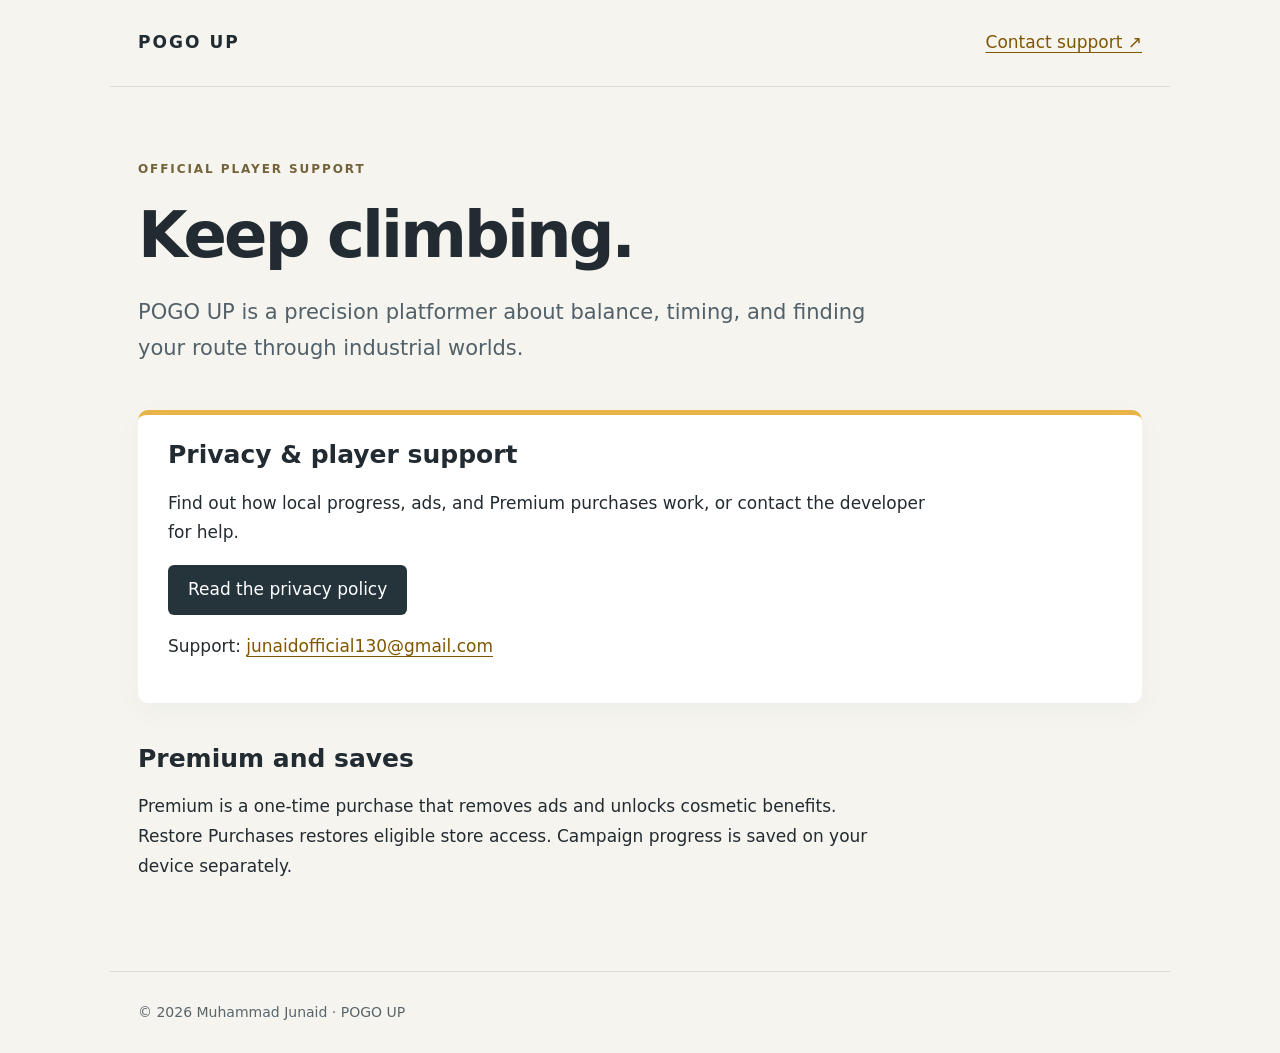
<file: index.html>
<!doctype html><html lang="en"><head><meta charset="utf-8"><meta name="viewport" content="width=device-width,initial-scale=1"><meta name="color-scheme" content="light"><meta name="description" content="POGO UP privacy, player support, and data choices. Official information from developer Muhammad Junaid."><link rel="stylesheet" href="/style.css"><title>POGO UP · Player Support</title></head><body><header><a class="brand" href="/">POGO UP</a><a href="mailto:junaidofficial130@gmail.com">Contact support ↗</a></header><main><div class="hero"><span class="label">Official player support</span><h1>Keep climbing.</h1><p class="intro">POGO UP is a precision platformer about balance, timing, and finding your route through industrial worlds.</p></div><div class="summary"><h2 style="margin-top:0">Privacy &amp; player support</h2><p>Find out how local progress, ads, and Premium purchases work, or contact the developer for help.</p><a class="button" href="/pogo-up/privacy/">Read the privacy policy</a><p>Support: <a href="mailto:junaidofficial130@gmail.com">junaidofficial130@gmail.com</a></p></div><h2>Premium and saves</h2><p>Premium is a one-time purchase that removes ads and unlocks cosmetic benefits. Restore Purchases restores eligible store access. Campaign progress is saved on your device separately.</p></main><footer>© 2026 Muhammad Junaid · POGO UP</footer></body></html>
</file>
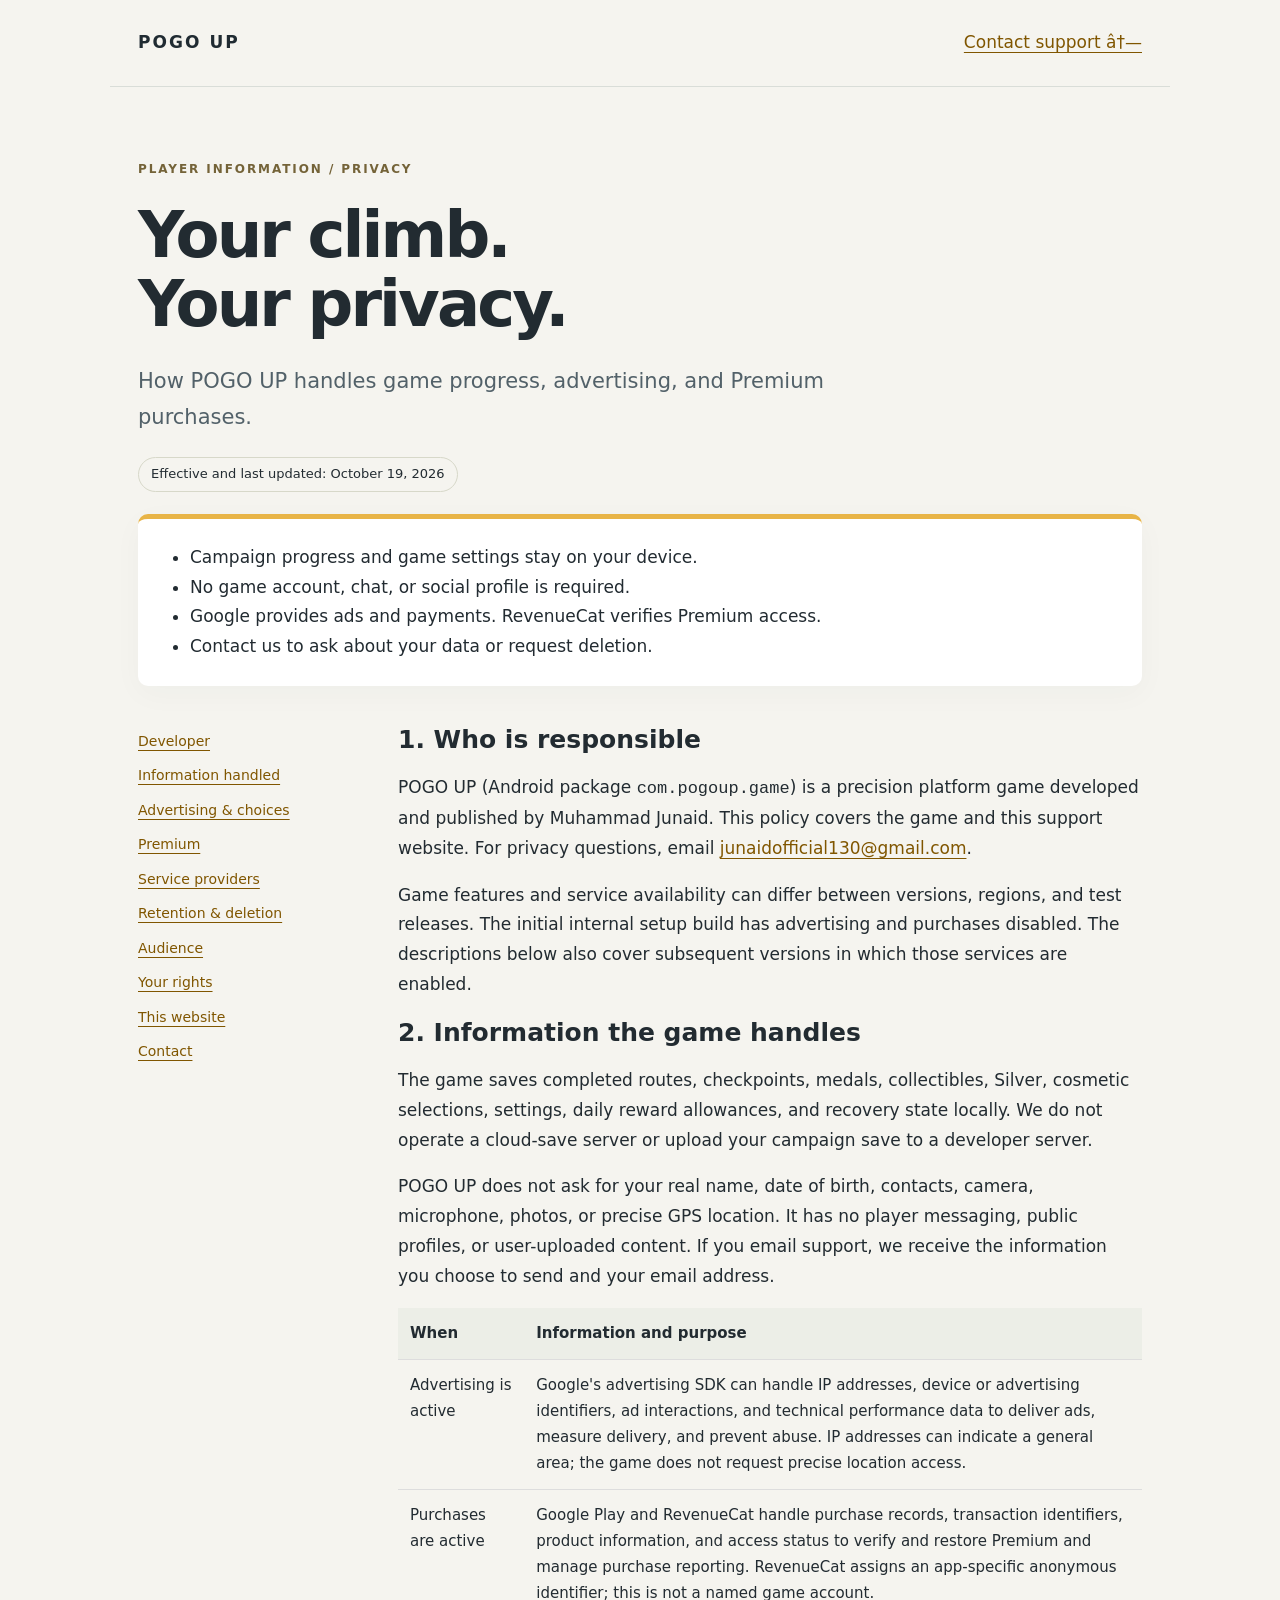
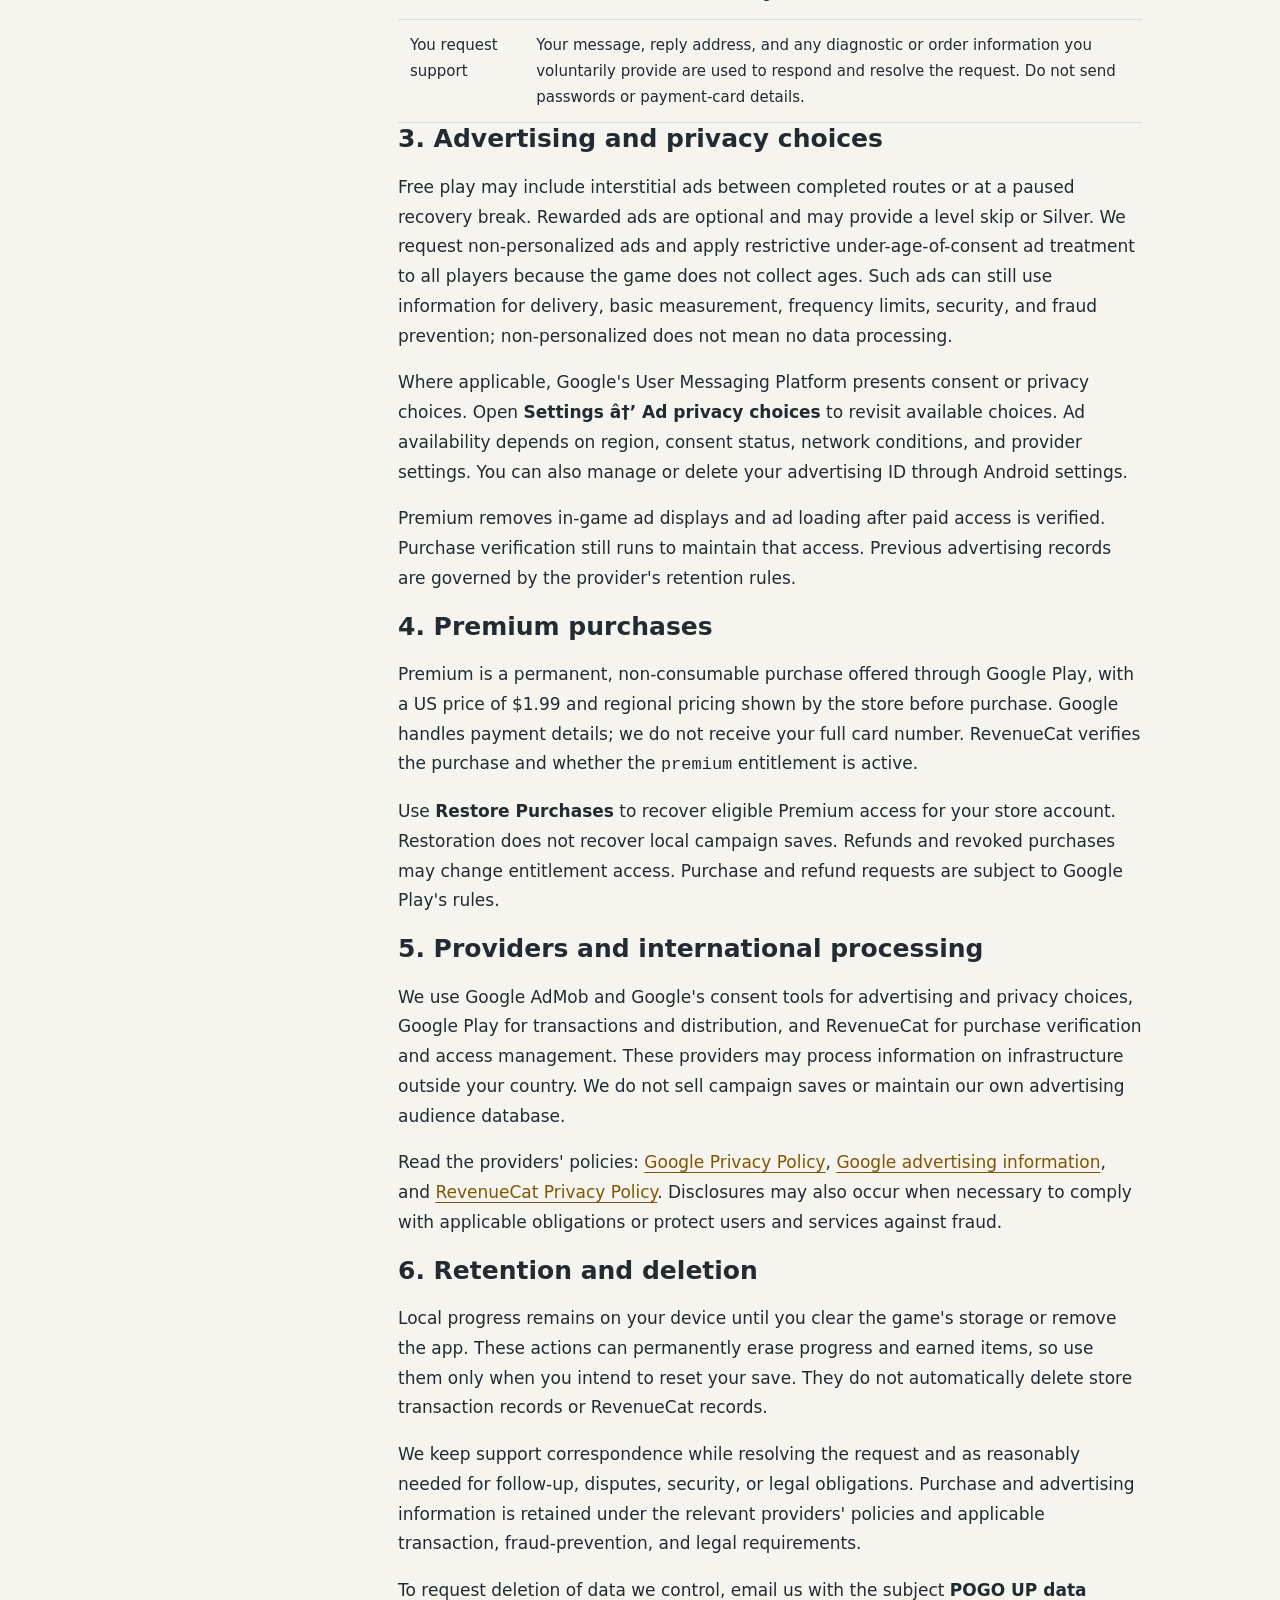
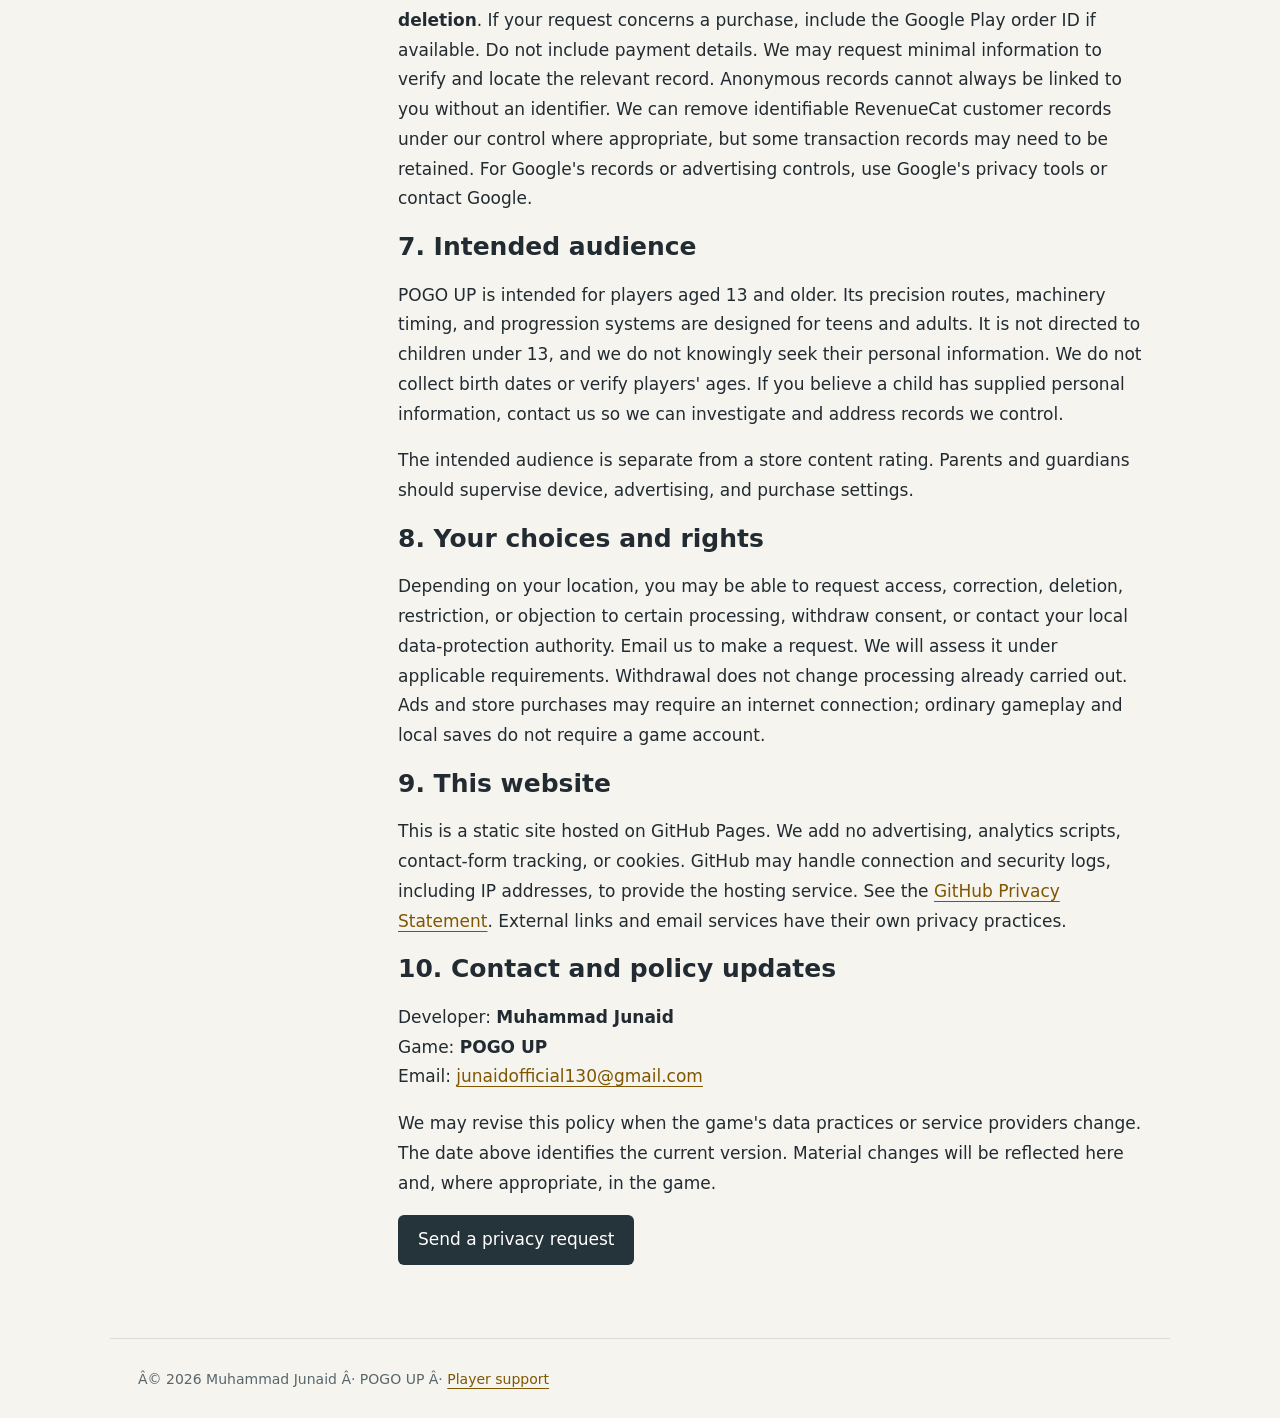
<file: pogo-up/privacy/index.html>
<!doctype html><html lang="en"><head><meta charset="utf-8"><meta name="viewport" content="width=device-width,initial-scale=1"><meta name="color-scheme" content="light"><meta name="description" content="POGO UP privacy, player support, and data choices. Official information from developer Muhammad Junaid."><link rel="stylesheet" href="/style.css"><title>Privacy Policy Â· POGO UP</title></head><body><header><a class="brand" href="/">POGO UP</a><a href="mailto:junaidofficial130@gmail.com">Contact support â†—</a></header><main><div class="hero"><span class="label">Player information / Privacy</span><h1>Your climb.<br>Your privacy.</h1><p class="intro">How POGO UP handles game progress, advertising, and Premium purchases.</p><span class="badge">Effective and last updated: October 19, 2026</span></div><div class="summary"><ul><li>Campaign progress and game settings stay on your device.</li><li>No game account, chat, or social profile is required.</li><li>Google provides ads and payments. RevenueCat verifies Premium access.</li><li>Contact us to ask about your data or request deletion.</li></ul></div><div class="layout"><nav aria-label="Policy contents"><a href="#developer">Developer</a><a href="#data">Information handled</a><a href="#ads">Advertising &amp; choices</a><a href="#purchases">Premium</a><a href="#sharing">Service providers</a><a href="#retention">Retention &amp; deletion</a><a href="#audience">Audience</a><a href="#rights">Your rights</a><a href="#website">This website</a><a href="#contact">Contact</a></nav><article>
<section id="developer"><h2>1. Who is responsible</h2><p>POGO UP (Android package <code>com.pogoup.game</code>) is a precision platform game developed and published by Muhammad Junaid. This policy covers the game and this support website. For privacy questions, email <a href="mailto:junaidofficial130@gmail.com">junaidofficial130@gmail.com</a>.</p><p>Game features and service availability can differ between versions, regions, and test releases. The initial internal setup build has advertising and purchases disabled. The descriptions below also cover subsequent versions in which those services are enabled.</p></section>
<section id="data"><h2>2. Information the game handles</h2><p>The game saves completed routes, checkpoints, medals, collectibles, Silver, cosmetic selections, settings, daily reward allowances, and recovery state locally. We do not operate a cloud-save server or upload your campaign save to a developer server.</p><p>POGO UP does not ask for your real name, date of birth, contacts, camera, microphone, photos, or precise GPS location. It has no player messaging, public profiles, or user-uploaded content. If you email support, we receive the information you choose to send and your email address.</p><table><thead><tr><th scope="col">When</th><th scope="col">Information and purpose</th></tr></thead><tbody><tr><td>Advertising is active</td><td>Google's advertising SDK can handle IP addresses, device or advertising identifiers, ad interactions, and technical performance data to deliver ads, measure delivery, and prevent abuse. IP addresses can indicate a general area; the game does not request precise location access.</td></tr><tr><td>Purchases are active</td><td>Google Play and RevenueCat handle purchase records, transaction identifiers, product information, and access status to verify and restore Premium and manage purchase reporting. RevenueCat assigns an app-specific anonymous identifier; this is not a named game account.</td></tr><tr><td>You request support</td><td>Your message, reply address, and any diagnostic or order information you voluntarily provide are used to respond and resolve the request. Do not send passwords or payment-card details.</td></tr></tbody></table></section>
<section id="ads"><h2>3. Advertising and privacy choices</h2><p>Free play may include interstitial ads between completed routes or at a paused recovery break. Rewarded ads are optional and may provide a level skip or Silver. We request non-personalized ads and apply restrictive under-age-of-consent ad treatment to all players because the game does not collect ages. Such ads can still use information for delivery, basic measurement, frequency limits, security, and fraud prevention; non-personalized does not mean no data processing.</p><p>Where applicable, Google's User Messaging Platform presents consent or privacy choices. Open <strong>Settings â†’ Ad privacy choices</strong> to revisit available choices. Ad availability depends on region, consent status, network conditions, and provider settings. You can also manage or delete your advertising ID through Android settings.</p><p>Premium removes in-game ad displays and ad loading after paid access is verified. Purchase verification still runs to maintain that access. Previous advertising records are governed by the provider's retention rules.</p></section>
<section id="purchases"><h2>4. Premium purchases</h2><p>Premium is a permanent, non-consumable purchase offered through Google Play, with a US price of $1.99 and regional pricing shown by the store before purchase. Google handles payment details; we do not receive your full card number. RevenueCat verifies the purchase and whether the <code>premium</code> entitlement is active.</p><p>Use <strong>Restore Purchases</strong> to recover eligible Premium access for your store account. Restoration does not recover local campaign saves. Refunds and revoked purchases may change entitlement access. Purchase and refund requests are subject to Google Play's rules.</p></section>
<section id="sharing"><h2>5. Providers and international processing</h2><p>We use Google AdMob and Google's consent tools for advertising and privacy choices, Google Play for transactions and distribution, and RevenueCat for purchase verification and access management. These providers may process information on infrastructure outside your country. We do not sell campaign saves or maintain our own advertising audience database.</p><p>Read the providers' policies: <a href="https://policies.google.com/privacy">Google Privacy Policy</a>, <a href="https://policies.google.com/technologies/ads">Google advertising information</a>, and <a href="https://www.revenuecat.com/privacy">RevenueCat Privacy Policy</a>. Disclosures may also occur when necessary to comply with applicable obligations or protect users and services against fraud.</p></section>
<section id="retention"><h2>6. Retention and deletion</h2><p>Local progress remains on your device until you clear the game's storage or remove the app. These actions can permanently erase progress and earned items, so use them only when you intend to reset your save. They do not automatically delete store transaction records or RevenueCat records.</p><p>We keep support correspondence while resolving the request and as reasonably needed for follow-up, disputes, security, or legal obligations. Purchase and advertising information is retained under the relevant providers' policies and applicable transaction, fraud-prevention, and legal requirements.</p><p>To request deletion of data we control, email us with the subject <strong>POGO UP data deletion</strong>. If your request concerns a purchase, include the Google Play order ID if available. Do not include payment details. We may request minimal information to verify and locate the relevant record. Anonymous records cannot always be linked to you without an identifier. We can remove identifiable RevenueCat customer records under our control where appropriate, but some transaction records may need to be retained. For Google's records or advertising controls, use Google's privacy tools or contact Google.</p></section>
<section id="audience"><h2>7. Intended audience</h2><p>POGO UP is intended for players aged 13 and older. Its precision routes, machinery timing, and progression systems are designed for teens and adults. It is not directed to children under 13, and we do not knowingly seek their personal information. We do not collect birth dates or verify players' ages. If you believe a child has supplied personal information, contact us so we can investigate and address records we control.</p><p>The intended audience is separate from a store content rating. Parents and guardians should supervise device, advertising, and purchase settings.</p></section>
<section id="rights"><h2>8. Your choices and rights</h2><p>Depending on your location, you may be able to request access, correction, deletion, restriction, or objection to certain processing, withdraw consent, or contact your local data-protection authority. Email us to make a request. We will assess it under applicable requirements. Withdrawal does not change processing already carried out. Ads and store purchases may require an internet connection; ordinary gameplay and local saves do not require a game account.</p></section>
<section id="website"><h2>9. This website</h2><p>This is a static site hosted on GitHub Pages. We add no advertising, analytics scripts, contact-form tracking, or cookies. GitHub may handle connection and security logs, including IP addresses, to provide the hosting service. See the <a href="https://docs.github.com/en/site-policy/privacy-policies/github-general-privacy-statement">GitHub Privacy Statement</a>. External links and email services have their own privacy practices.</p></section>
<section id="contact"><h2>10. Contact and policy updates</h2><p>Developer: <strong>Muhammad Junaid</strong><br>Game: <strong>POGO UP</strong><br>Email: <a href="mailto:junaidofficial130@gmail.com">junaidofficial130@gmail.com</a></p><p>We may revise this policy when the game's data practices or service providers change. The date above identifies the current version. Material changes will be reflected here and, where appropriate, in the game.</p><a class="button" href="mailto:junaidofficial130@gmail.com?subject=POGO%20UP%20privacy%20request">Send a privacy request</a></section></article></div></main><footer>Â© 2026 Muhammad Junaid Â· POGO UP Â· <a href="/">Player support</a></footer></body></html>
</file>
<file: style.css>
*{box-sizing:border-box}html{scroll-behavior:smooth}body{margin:0;background:#f5f4ef;color:#222b31;font:17px/1.75 system-ui,-apple-system,BlinkMacSystemFont,"Segoe UI",sans-serif}a{color:#805600;text-underline-offset:4px}a:hover{color:#202b32}header,main,footer{max-width:1060px;margin:auto;padding:28px}header{display:flex;justify-content:space-between;gap:20px;border-bottom:1px solid #d9ddd8}.brand{font-weight:850;letter-spacing:.12em;color:#202b32;text-decoration:none}.label{font-size:12px;letter-spacing:.16em;font-weight:800;text-transform:uppercase;color:#746338}h1{font-size:clamp(36px,7vw,64px);line-height:1.08;letter-spacing:-.045em;margin:18px 0 24px}h2{font-size:25px;line-height:1.3;margin:40px 0 12px}p{max-width:760px}section{scroll-margin-top:24px}.hero{padding:38px 0 22px}.intro{font-size:21px;color:#526169}.badge{display:inline-block;padding:5px 12px;border:1px solid #d7d8c9;border-radius:30px;font-size:13px}.summary{background:#fff;border-top:5px solid #e8b447;padding:24px 30px;border-radius:10px;box-shadow:0 8px 30px #26343b08}.summary ul{margin:0;padding-left:22px}.layout{display:grid;grid-template-columns:220px 1fr;gap:40px;margin-top:38px}nav{font-size:14px}nav a{display:block;padding:5px 0}article{min-width:0}article h2:first-child{margin-top:0}.notice{border-left:3px solid #cba03d;padding-left:18px;color:#536269}footer{font-size:14px;border-top:1px solid #d9ddd8;color:#58666c;margin-top:45px}table{width:100%;border-collapse:collapse;font-size:15px}td,th{text-align:left;padding:12px;border-bottom:1px solid #ddd;vertical-align:top}th{background:#eceee7}.button{display:inline-block;background:#25343b;color:#fff;padding:10px 20px;text-decoration:none;border-radius:6px}a:focus-visible{outline:3px solid #c88700;outline-offset:5px}@media(max-width:700px){.layout{grid-template-columns:1fr;gap:24px}header,main,footer{padding:20px}nav{display:flex;flex-wrap:wrap;gap:6px 16px}.hero{padding-top:24px}.summary{padding:20px}table{font-size:14px}td,th{padding:8px}}
</file>
